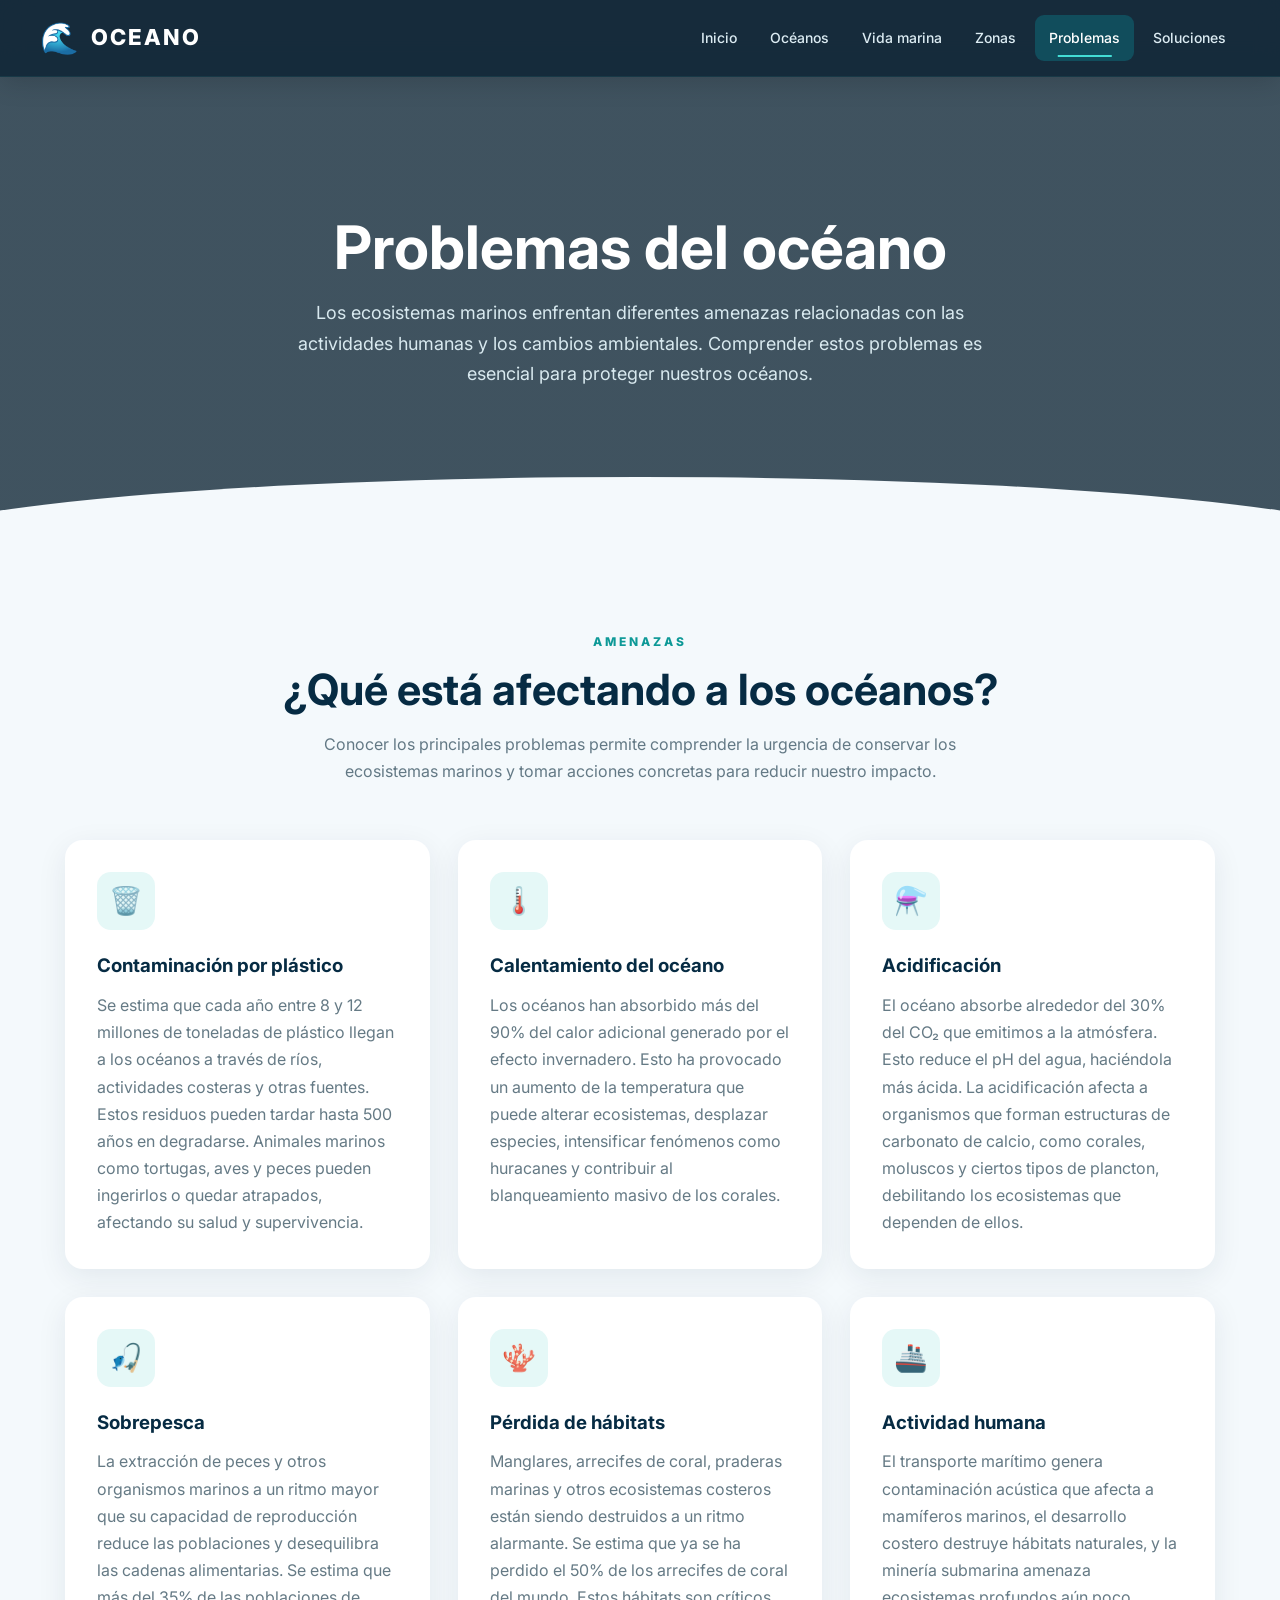
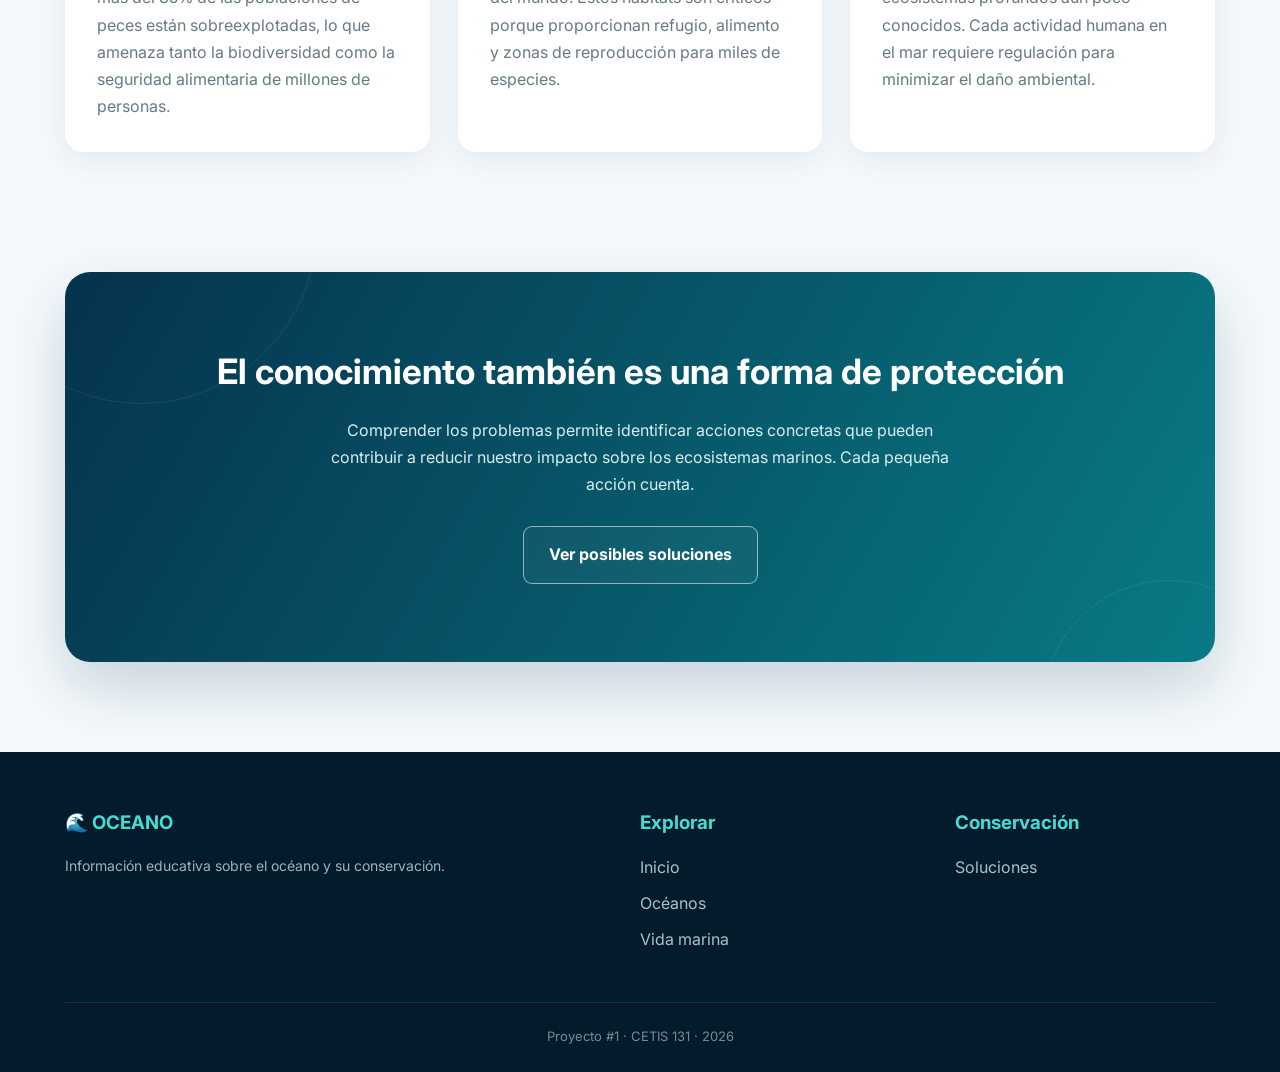
<file: OCEANO/problemas.html>
<!DOCTYPE html>
<html lang="es">

<head>

    <meta charset="UTF-8">
    <meta name="viewport" content="width=device-width, initial-scale=1.0">

    <title>Problemas del océano | OCEANO</title>

    <link rel="stylesheet" href="css/style.css">

    <style>
        /* Fondo de basura/plástico en el océano para el banner de Problemas */
        body .banner {
            background: linear-gradient(rgba(3, 27, 43, 0.75), rgba(3, 27, 43, 0.75)), 
                        url('https://images.unsplash.com/photo-1621451537084-482c73073a0f?auto=format&fit=crop&w=1920&q=80') no-repeat center center / cover !important;
        }
    </style>

</head>

<body>

<header>

    <nav>

        <a href="index.html" class="logo">
            <span>🌊</span>
            OCEANO
        </a>

        <ul>
            <li><a href="index.html">Inicio</a></li>
            <li><a href="oceanos.html">Océanos</a></li>
            <li><a href="vida-marina.html">Vida marina</a></li>
            <li><a href="zonas.html">Zonas</a></li>
            <li><a href="problemas.html" class="activo">Problemas</a></li>
            <li><a href="soluciones.html">Soluciones</a></li>
        </ul>

    </nav>

</header>


<section class="banner">

    <div class="banner-contenido">

        <h1>Problemas del océano</h1>

        <p>
            Los ecosistemas marinos enfrentan diferentes amenazas relacionadas
            con las actividades humanas y los cambios ambientales. Comprender
            estos problemas es esencial para proteger nuestros océanos.
        </p>

    </div>

</section>


<section class="seccion">

    <div class="encabezado">

        <span class="mini">AMENAZAS</span>

        <h2>¿Qué está afectando a los océanos?</h2>

        <p>
            Conocer los principales problemas permite comprender
            la urgencia de conservar los ecosistemas marinos y tomar
            acciones concretas para reducir nuestro impacto.
        </p>

    </div>


    <div class="tarjetas">


        <article class="problema aparecer">

            <div class="problema-icono">🗑️</div>

            <h3>Contaminación por plástico</h3>

            <p>
                Se estima que cada año entre 8 y 12 millones de toneladas de
                plástico llegan a los océanos a través de ríos, actividades
                costeras y otras fuentes. Estos residuos pueden tardar hasta
                500 años en degradarse. Animales marinos como tortugas, aves
                y peces pueden ingerirlos o quedar atrapados, afectando su
                salud y supervivencia.
            </p>

        </article>


        <article class="problema aparecer">

            <div class="problema-icono">🌡️</div>

            <h3>Calentamiento del océano</h3>

            <p>
                Los océanos han absorbido más del 90% del calor adicional
                generado por el efecto invernadero. Esto ha provocado un
                aumento de la temperatura que puede alterar ecosistemas,
                desplazar especies, intensificar fenómenos como huracanes
                y contribuir al blanqueamiento masivo de los corales.
            </p>

        </article>


        <article class="problema aparecer">

            <div class="problema-icono">⚗️</div>

            <h3>Acidificación</h3>

            <p>
                El océano absorbe alrededor del 30% del CO₂ que emitimos
                a la atmósfera. Esto reduce el pH del agua, haciéndola más
                ácida. La acidificación afecta a organismos que forman
                estructuras de carbonato de calcio, como corales, moluscos
                y ciertos tipos de plancton, debilitando los ecosistemas
                que dependen de ellos.
            </p>

        </article>


        <article class="problema aparecer">

            <div class="problema-icono">🎣</div>

            <h3>Sobrepesca</h3>

            <p>
                La extracción de peces y otros organismos marinos a un ritmo
                mayor que su capacidad de reproducción reduce las poblaciones
                y desequilibra las cadenas alimentarias. Se estima que más del
                35% de las poblaciones de peces están sobreexplotadas, lo que
                amenaza tanto la biodiversidad como la seguridad alimentaria
                de millones de personas.
            </p>

        </article>


        <article class="problema aparecer">

            <div class="problema-icono">🪸</div>

            <h3>Pérdida de hábitats</h3>

            <p>
                Manglares, arrecifes de coral, praderas marinas y otros
                ecosistemas costeros están siendo destruidos a un ritmo
                alarmante. Se estima que ya se ha perdido el 50% de los
                arrecifes de coral del mundo. Estos hábitats son críticos
                porque proporcionan refugio, alimento y zonas de reproducción
                para miles de especies.
            </p>

        </article>


        <article class="problema aparecer">

            <div class="problema-icono">🚢</div>

            <h3>Actividad humana</h3>

            <p>
                El transporte marítimo genera contaminación acústica que
                afecta a mamíferos marinos, el desarrollo costero destruye
                hábitats naturales, y la minería submarina amenaza ecosistemas
                profundos aún poco conocidos. Cada actividad humana en el mar
                requiere regulación para minimizar el daño ambiental.
            </p>

        </article>

    </div>

</section>


<div class="cta">

    <h2>El conocimiento también es una forma de protección</h2>

    <p>
        Comprender los problemas permite identificar acciones concretas
        que pueden contribuir a reducir nuestro impacto sobre los ecosistemas
        marinos. Cada pequeña acción cuenta.
    </p>

    <a href="soluciones.html" class="boton boton-secundario">
        Ver posibles soluciones
    </a>

</div>


<footer>

    <div class="footer-contenido">

        <div class="footer-col">

            <h3>🌊 OCEANO</h3>

            <p>
                Información educativa sobre el océano y su conservación.
            </p>

        </div>

        <div class="footer-col">

            <h3>Explorar</h3>

            <ul>
                <li><a href="index.html">Inicio</a></li>
                <li><a href="oceanos.html">Océanos</a></li>
                <li><a href="vida-marina.html">Vida marina</a></li>
            </ul>

        </div>

        <div class="footer-col">

            <h3>Conservación</h3>

            <ul>
                <li><a href="soluciones.html">Soluciones</a></li>
            </ul>

        </div>

    </div>

    <div class="copyright">
        Proyecto #1 · CETIS 131 · 2026
    </div>

</footer>


<script src="js/script.js"></script>

</body>
</html>
</file>
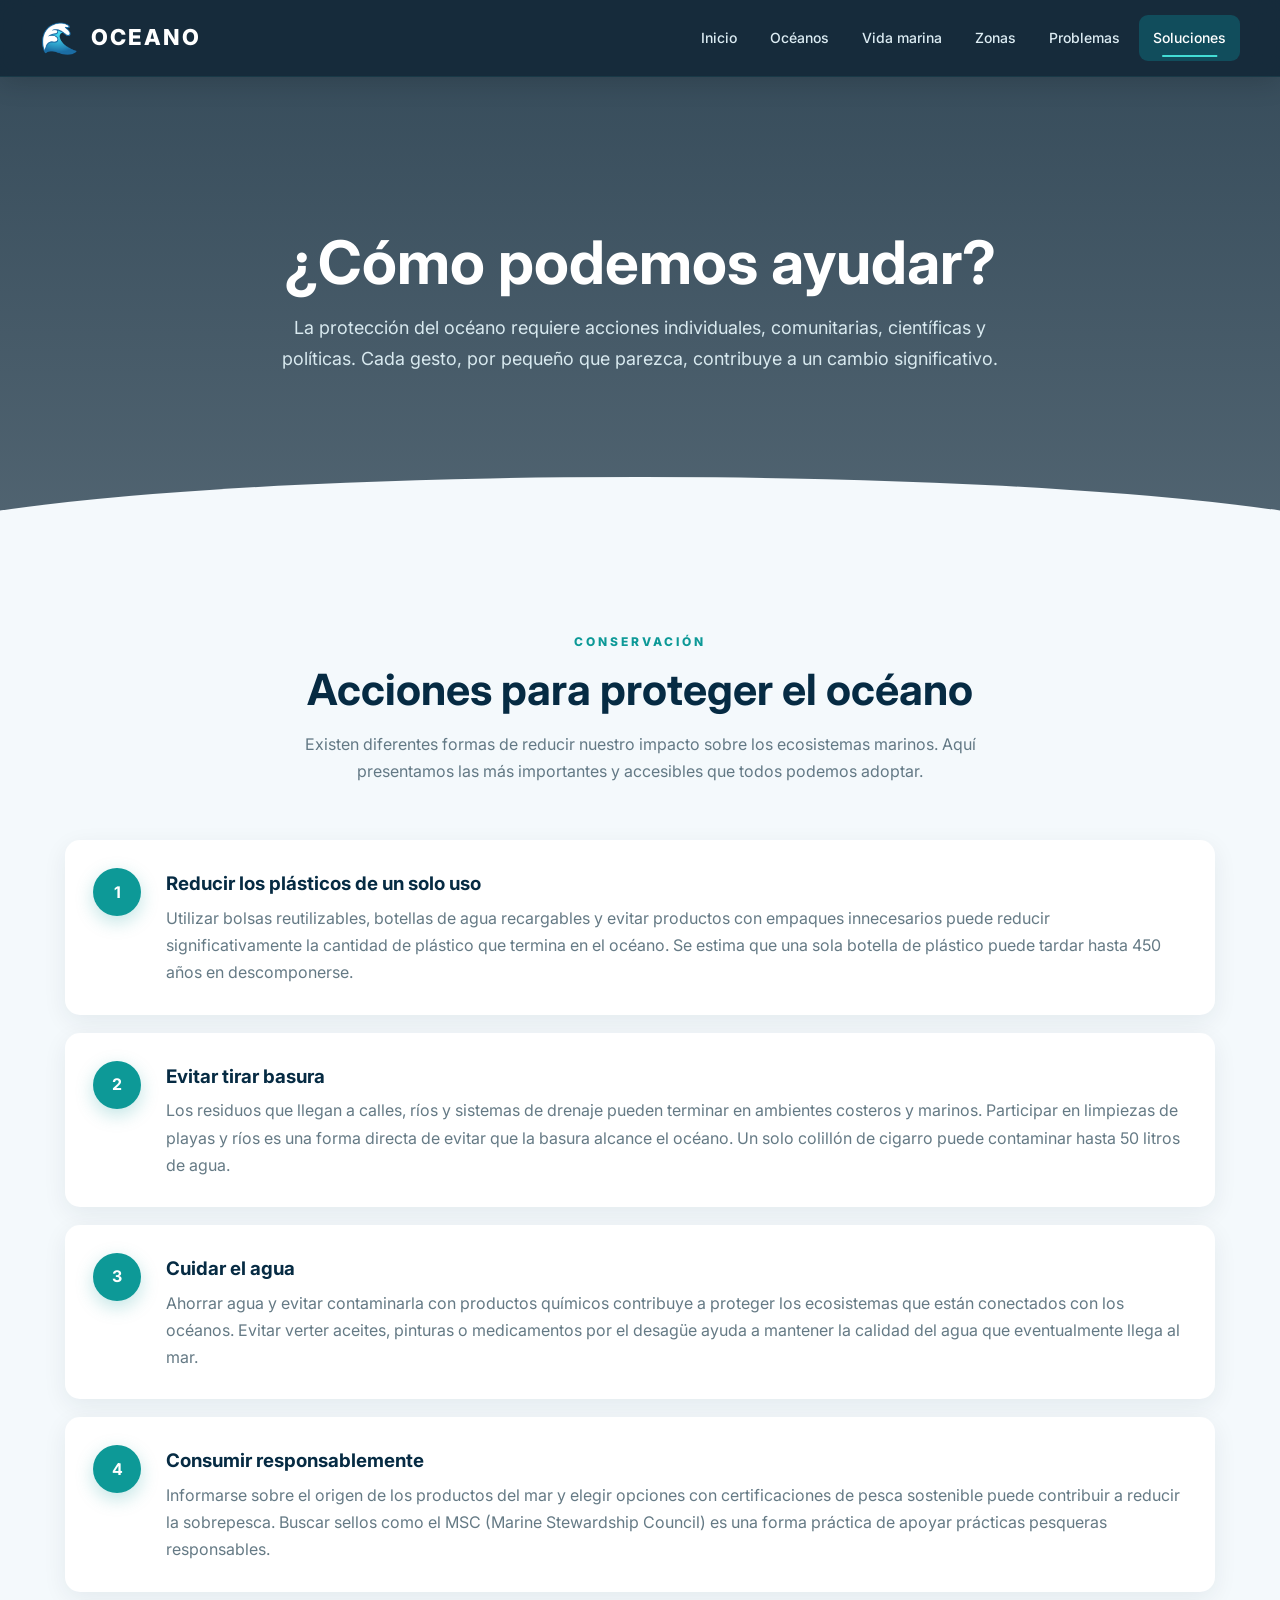
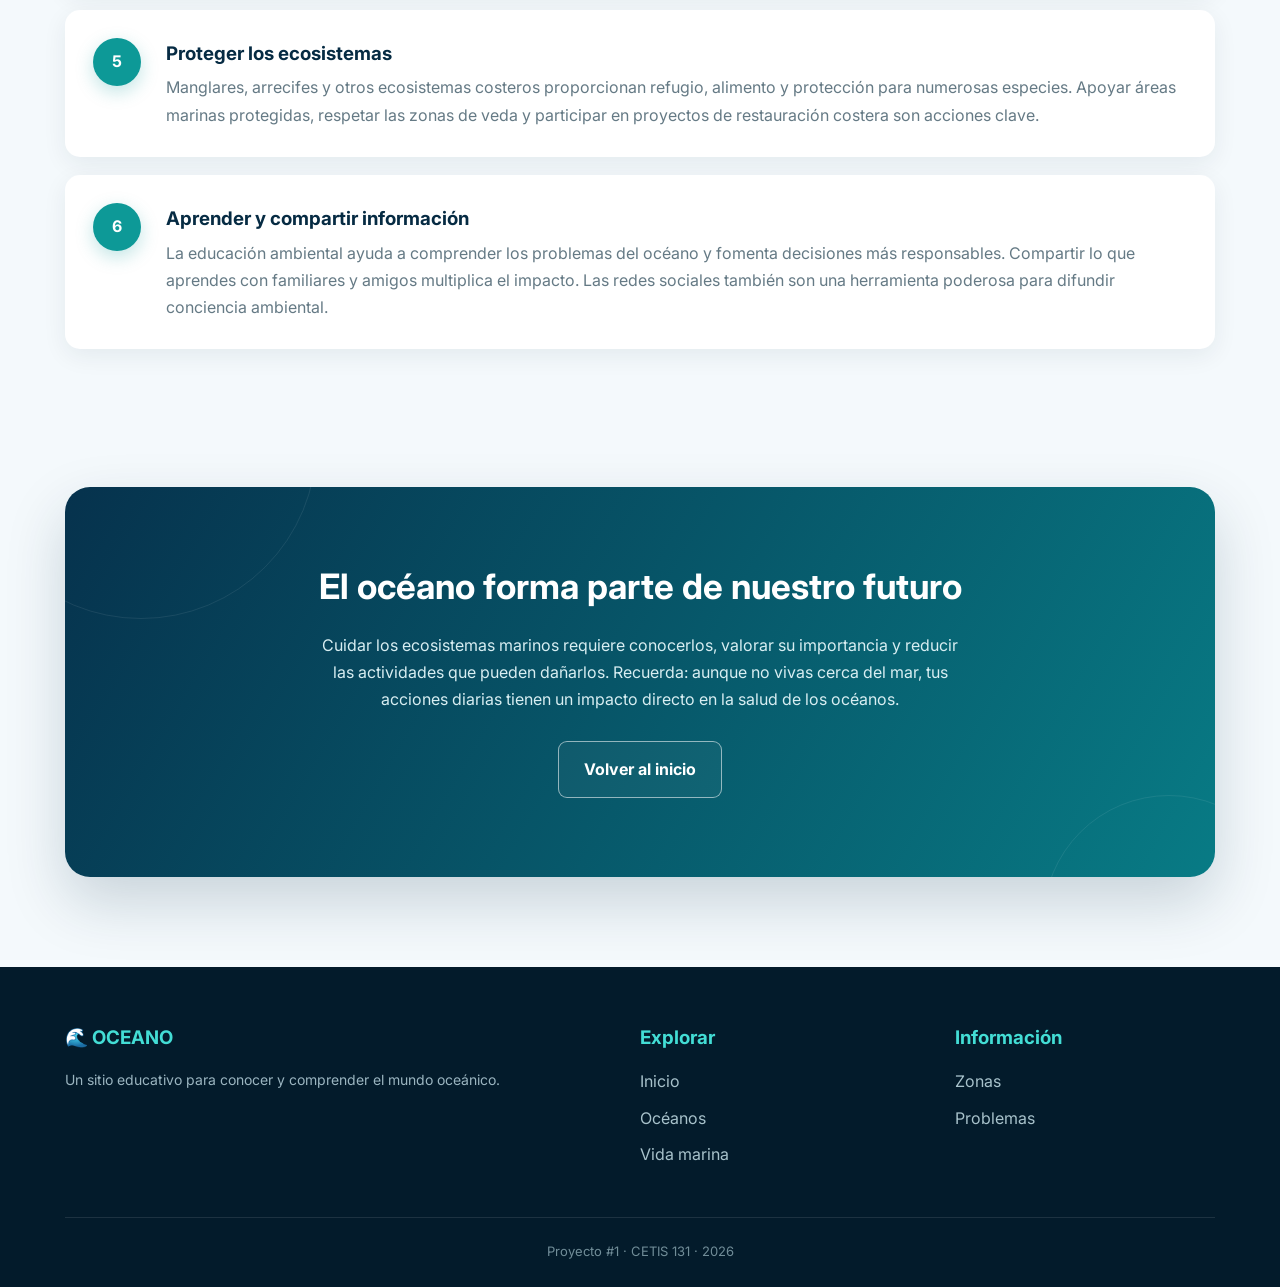
<file: OCEANO/soluciones.html>
<!DOCTYPE html>
<html lang="es">

<head>

    <meta charset="UTF-8">
    <meta name="viewport" content="width=device-width, initial-scale=1.0">

    <title>Soluciones | OCEANO</title>

    <link rel="stylesheet" href="css/style.css">

</head>

<body>

<header>

    <nav>

        <a href="index.html" class="logo">
            <span>🌊</span>
            OCEANO
        </a>

        <ul>
            <li><a href="index.html">Inicio</a></li>
            <li><a href="oceanos.html">Océanos</a></li>
            <li><a href="vida-marina.html">Vida marina</a></li>
            <li><a href="zonas.html">Zonas</a></li>
            <li><a href="problemas.html">Problemas</a></li>
            <li><a href="soluciones.html" class="activo">Soluciones</a></li>
        </ul>

    </nav>

</header>


<section class="banner">

    <div class="banner-contenido">

        <h1>¿Cómo podemos ayudar?</h1>

        <p>
            La protección del océano requiere acciones individuales,
            comunitarias, científicas y políticas. Cada gesto, por
            pequeño que parezca, contribuye a un cambio significativo.
        </p>

    </div>

</section>


<section class="seccion">

    <div class="encabezado">

        <span class="mini">CONSERVACIÓN</span>

        <h2>Acciones para proteger el océano</h2>

        <p>
            Existen diferentes formas de reducir nuestro impacto sobre
            los ecosistemas marinos. Aquí presentamos las más importantes
            y accesibles que todos podemos adoptar.
        </p>

    </div>


    <div>


        <article class="solucion aparecer">

            <div class="solucion-numero">1</div>

            <div>

                <h3>Reducir los plásticos de un solo uso</h3>

                <p>
                    Utilizar bolsas reutilizables, botellas de agua recargables
                    y evitar productos con empaques innecesarios puede reducir
                    significativamente la cantidad de plástico que termina en
                    el océano. Se estima que una sola botella de plástico puede
                    tardar hasta 450 años en descomponerse.
                </p>

            </div>

        </article>


        <article class="solucion aparecer">

            <div class="solucion-numero">2</div>

            <div>

                <h3>Evitar tirar basura</h3>

                <p>
                    Los residuos que llegan a calles, ríos y sistemas
                    de drenaje pueden terminar en ambientes costeros
                    y marinos. Participar en limpiezas de playas y ríos
                    es una forma directa de evitar que la basura alcance
                    el océano. Un solo colillón de cigarro puede contaminar
                    hasta 50 litros de agua.
                </p>

            </div>

        </article>


        <article class="solucion aparecer">

            <div class="solucion-numero">3</div>

            <div>

                <h3>Cuidar el agua</h3>

                <p>
                    Ahorrar agua y evitar contaminarla con productos químicos
                    contribuye a proteger los ecosistemas que están conectados
                    con los océanos. Evitar verter aceites, pinturas o
                    medicamentos por el desagüe ayuda a mantener la calidad
                    del agua que eventualmente llega al mar.
                </p>

            </div>

        </article>


        <article class="solucion aparecer">

            <div class="solucion-numero">4</div>

            <div>

                <h3>Consumir responsablemente</h3>

                <p>
                    Informarse sobre el origen de los productos del mar
                    y elegir opciones con certificaciones de pesca sostenible
                    puede contribuir a reducir la sobrepesca. Buscar sellos
                    como el MSC (Marine Stewardship Council) es una forma
                    práctica de apoyar prácticas pesqueras responsables.
                </p>

            </div>

        </article>


        <article class="solucion aparecer">

            <div class="solucion-numero">5</div>

            <div>

                <h3>Proteger los ecosistemas</h3>

                <p>
                    Manglares, arrecifes y otros ecosistemas costeros
                    proporcionan refugio, alimento y protección para
                    numerosas especies. Apoyar áreas marinas protegidas,
                    respetar las zonas de veda y participar en proyectos
                    de restauración costera son acciones clave.
                </p>

            </div>

        </article>


        <article class="solucion aparecer">

            <div class="solucion-numero">6</div>

            <div>

                <h3>Aprender y compartir información</h3>

                <p>
                    La educación ambiental ayuda a comprender los problemas
                    del océano y fomenta decisiones más responsables. Compartir
                    lo que aprendes con familiares y amigos multiplica el
                    impacto. Las redes sociales también son una herramienta
                    poderosa para difundir conciencia ambiental.
                </p>

            </div>

        </article>


    </div>

</section>


<div class="cta">

    <h2>El océano forma parte de nuestro futuro</h2>

    <p>
        Cuidar los ecosistemas marinos requiere conocerlos, valorar su
        importancia y reducir las actividades que pueden dañarlos.
        Recuerda: aunque no vivas cerca del mar, tus acciones diarias
        tienen un impacto directo en la salud de los océanos.
    </p>

    <a href="index.html" class="boton boton-secundario">
        Volver al inicio
    </a>

</div>


<footer>

    <div class="footer-contenido">

        <div class="footer-col">

            <h3>🌊 OCEANO</h3>

            <p>
                Un sitio educativo para conocer y comprender
                el mundo oceánico.
            </p>

        </div>

        <div class="footer-col">

            <h3>Explorar</h3>

            <ul>
                <li><a href="index.html">Inicio</a></li>
                <li><a href="oceanos.html">Océanos</a></li>
                <li><a href="vida-marina.html">Vida marina</a></li>
            </ul>

        </div>

        <div class="footer-col">

            <h3>Información</h3>

            <ul>
                <li><a href="zonas.html">Zonas</a></li>
                <li><a href="problemas.html">Problemas</a></li>
            </ul>

        </div>

    </div>

    <div class="copyright">
        Proyecto #1 · CETIS 131 · 2026
    </div>

</footer>


<script src="js/script.js"></script>

</body>
</html>
</file>
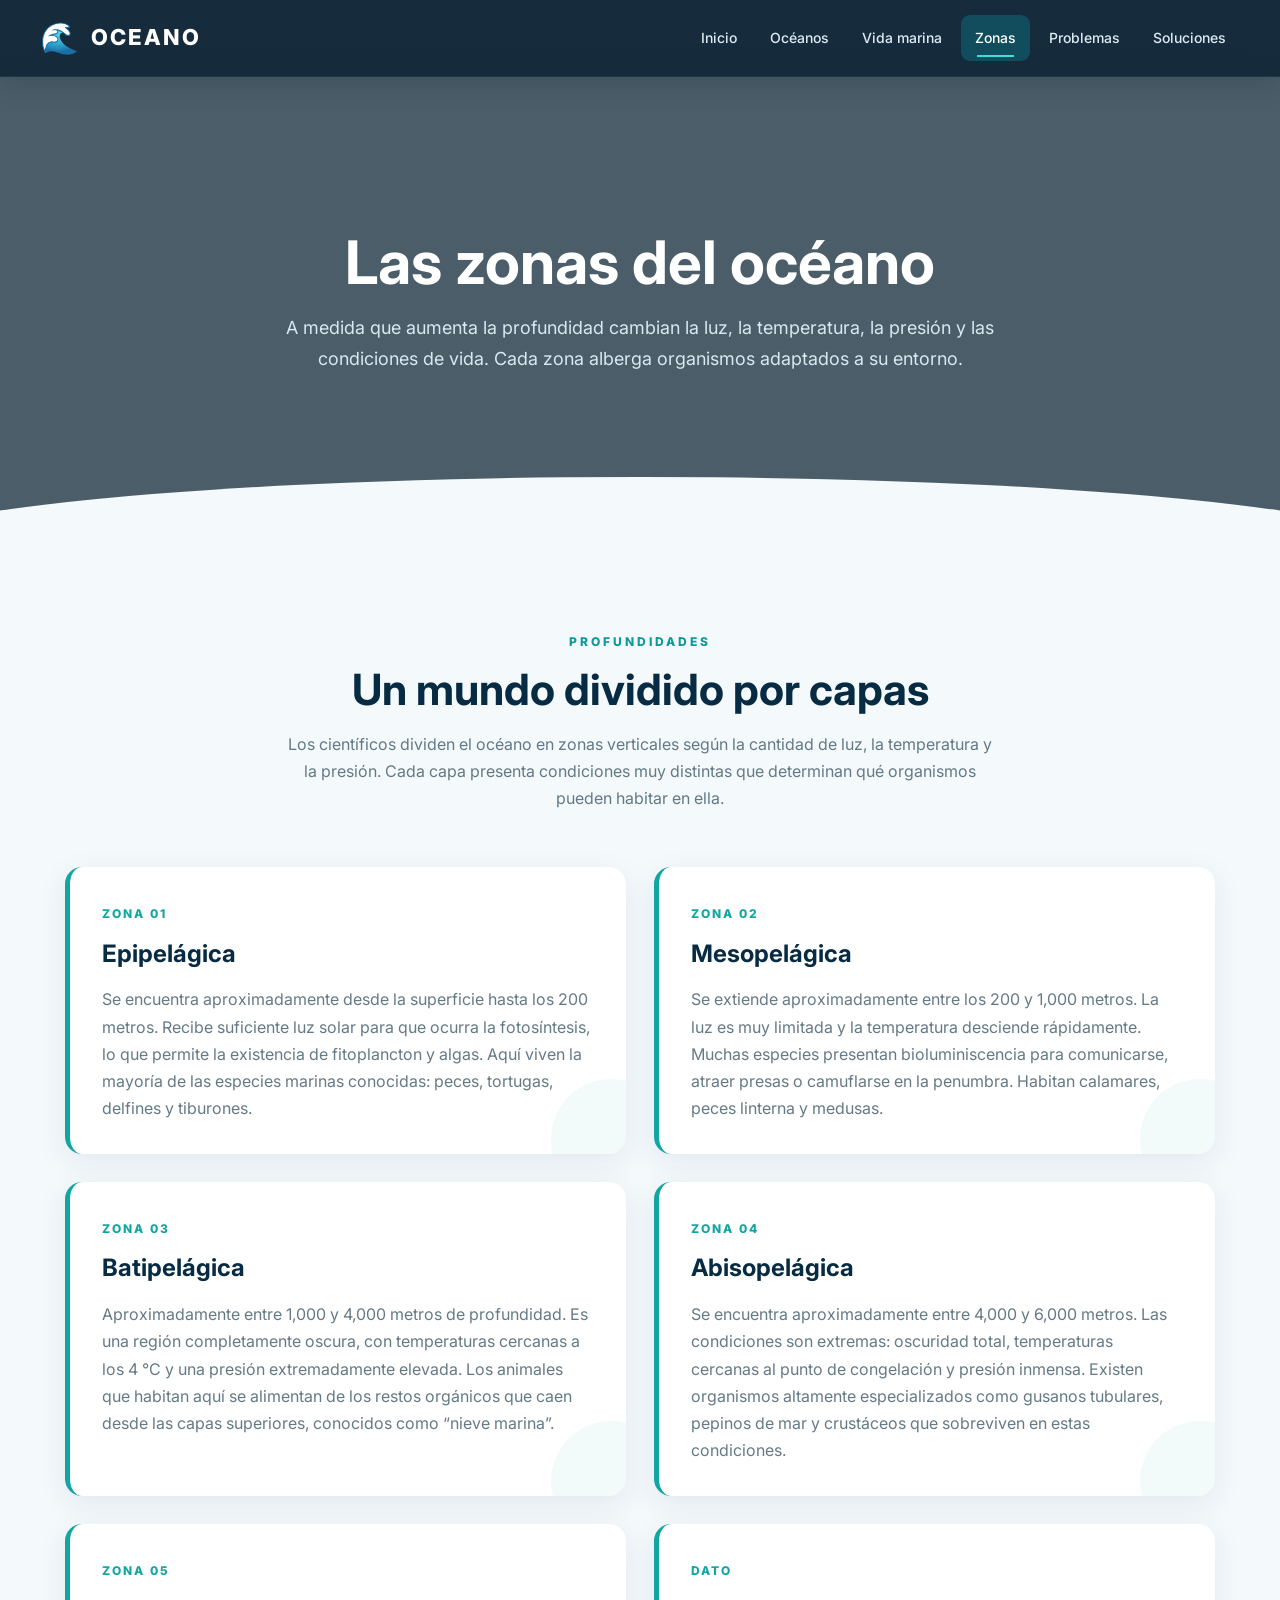
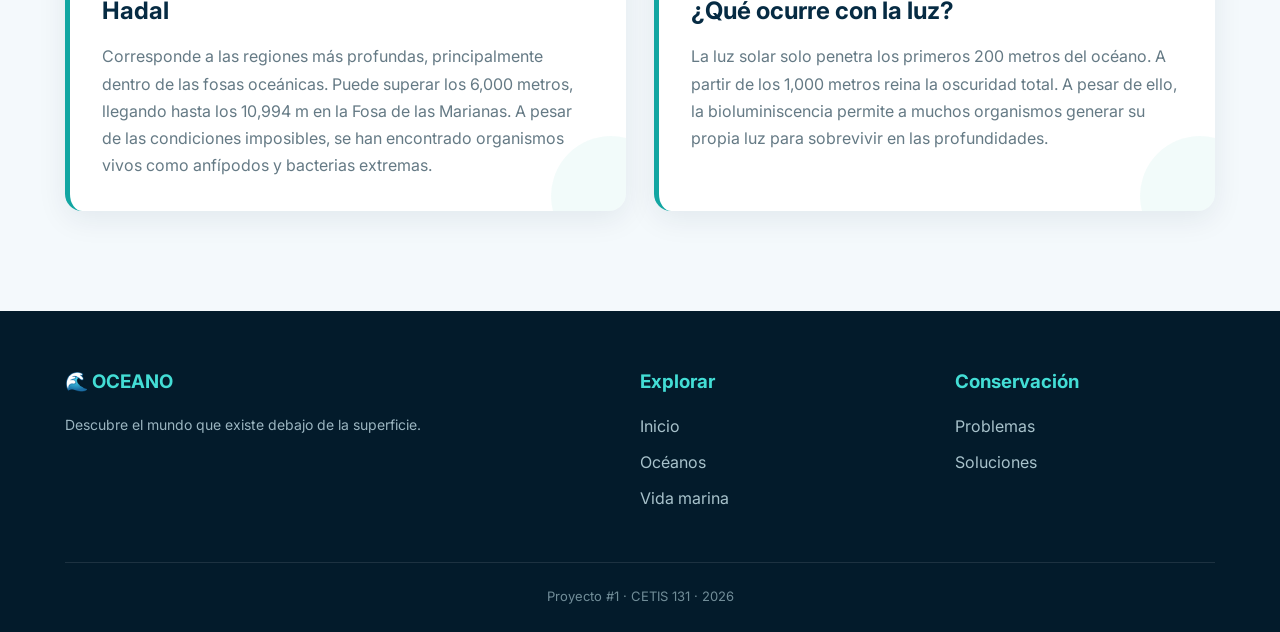
<file: OCEANO/zonas.html>
<!DOCTYPE html>
<html lang="es">

<head>

    <meta charset="UTF-8">
    <meta name="viewport" content="width=device-width, initial-scale=1.0">

    <title>Zonas del océano | OCEANO</title>

    <link rel="stylesheet" href="css/style.css">

    <style>
        /* Fondo de las profundidades marinas en el banner */
        body .banner {
            background: linear-gradient(rgba(3, 27, 43, 0.7), rgba(3, 27, 43, 0.7)), 
                        url('https://images.pexels.com/photos/1001682/pexels-photo-1001682.jpeg?auto=compress&cs=tinysrgb&w=1920') no-repeat center center / cover !important;
        }
    </style>

</head>

<body>

<header>

    <nav>

        <a href="index.html" class="logo">
            <span>🌊</span>
            OCEANO
        </a>

        <ul>
            <li><a href="index.html">Inicio</a></li>
            <li><a href="oceanos.html">Océanos</a></li>
            <li><a href="vida-marina.html">Vida marina</a></li>
            <li><a href="zonas.html" class="activo">Zonas</a></li>
            <li><a href="problemas.html">Problemas</a></li>
            <li><a href="soluciones.html">Soluciones</a></li>
        </ul>

    </nav>

</header>


<section class="banner">

    <div class="banner-contenido">

        <h1>Las zonas del océano</h1>

        <p>
            A medida que aumenta la profundidad cambian la luz,
            la temperatura, la presión y las condiciones de vida.
            Cada zona alberga organismos adaptados a su entorno.
        </p>

    </div>

</section>


<section class="seccion">

    <div class="encabezado">

        <span class="mini">PROFUNDIDADES</span>

        <h2>Un mundo dividido por capas</h2>

        <p>
            Los científicos dividen el océano en zonas verticales según
            la cantidad de luz, la temperatura y la presión. Cada capa
            presenta condiciones muy distintas que determinan qué
            organismos pueden habitar en ella.
        </p>

    </div>


    <div class="zonas">

        <article class="zona aparecer">

            <span class="zona-numero">ZONA 01</span>

            <h3>Epipelágica</h3>

            <p>
                Se encuentra aproximadamente desde la superficie hasta los
                200 metros. Recibe suficiente luz solar para que ocurra
                la fotosíntesis, lo que permite la existencia de fitoplancton
                y algas. Aquí viven la mayoría de las especies marinas
                conocidas: peces, tortugas, delfines y tiburones.
            </p>

        </article>


        <article class="zona aparecer">

            <span class="zona-numero">ZONA 02</span>

            <h3>Mesopelágica</h3>

            <p>
                Se extiende aproximadamente entre los 200 y 1,000 metros.
                La luz es muy limitada y la temperatura desciende rápidamente.
                Muchas especies presentan bioluminiscencia para comunicarse,
                atraer presas o camuflarse en la penumbra. Habitan calamares,
                peces linterna y medusas.
            </p>

        </article>


        <article class="zona aparecer">

            <span class="zona-numero">ZONA 03</span>

            <h3>Batipelágica</h3>

            <p>
                Aproximadamente entre 1,000 y 4,000 metros de profundidad.
                Es una región completamente oscura, con temperaturas cercanas
                a los 4 °C y una presión extremadamente elevada. Los animales
                que habitan aquí se alimentan de los restos orgánicos que caen
                desde las capas superiores, conocidos como “nieve marina”.
            </p>

        </article>


        <article class="zona aparecer">

            <span class="zona-numero">ZONA 04</span>

            <h3>Abisopelágica</h3>

            <p>
                Se encuentra aproximadamente entre 4,000 y 6,000 metros.
                Las condiciones son extremas: oscuridad total, temperaturas
                cercanas al punto de congelación y presión inmensa. Existen
                organismos altamente especializados como gusanos tubulares,
                pepinos de mar y crustáceos que sobreviven en estas condiciones.
            </p>

        </article>


        <article class="zona aparecer">

            <span class="zona-numero">ZONA 05</span>

            <h3>Hadal</h3>

            <p>
                Corresponde a las regiones más profundas, principalmente
                dentro de las fosas oceánicas. Puede superar los 6,000
                metros, llegando hasta los 10,994 m en la Fosa de las Marianas.
                A pesar de las condiciones imposibles, se han encontrado
                organismos vivos como anfípodos y bacterias extremas.
            </p>

        </article>


        <article class="zona aparecer">

            <span class="zona-numero">DATO</span>

            <h3>¿Qué ocurre con la luz?</h3>

            <p>
                La luz solar solo penetra los primeros 200 metros del océano.
                A partir de los 1,000 metros reina la oscuridad total. A pesar
                de ello, la bioluminiscencia permite a muchos organismos generar
                su propia luz para sobrevivir en las profundidades.
            </p>

        </article>

    </div>

</section>


<footer>

    <div class="footer-contenido">

        <div class="footer-col">

            <h3>🌊 OCEANO</h3>

            <p>
                Descubre el mundo que existe debajo de la superficie.
            </p>

        </div>

        <div class="footer-col">

            <h3>Explorar</h3>

            <ul>
                <li><a href="index.html">Inicio</a></li>
                <li><a href="oceanos.html">Océanos</a></li>
                <li><a href="vida-marina.html">Vida marina</a></li>
            </ul>

        </div>

        <div class="footer-col">

            <h3>Conservación</h3>

            <ul>
                <li><a href="problemas.html">Problemas</a></li>
                <li><a href="soluciones.html">Soluciones</a></li>
            </ul>

        </div>

    </div>

    <div class="copyright">
        Proyecto #1 · CETIS 131 · 2026
    </div>

</footer>


<script src="js/script.js"></script>

</body>
</html>
</file>
<file: OCEANO/css/style.css>
/* =========================================
   OCEANO - DISEÑO PRINCIPAL
   ========================================= */

@import url('https://fonts.googleapis.com/css2?family=Inter:wght@400;500;600;700;800&display=swap');

* {
    margin: 0;
    padding: 0;
    box-sizing: border-box;
}

html {
    scroll-behavior: smooth;
}

body {
    font-family: 'Inter', Arial, sans-serif;
    background: #f4f9fc;
    color: #172b3a;
    line-height: 1.7;
    overflow-x: hidden;
}

/* =========================================
   PANTALLA DE CARGA
   ========================================= */

body::before {
    content: "";
    position: fixed;
    inset: 0;
    background: #031b2b;
    z-index: 9999;
    animation: desaparecerCarga 1.2s ease forwards;
    pointer-events: none;
}

@keyframes desaparecerCarga {
    0% {
        opacity: 1;
    }

    70% {
        opacity: 1;
    }

    100% {
        opacity: 0;
        visibility: hidden;
    }
}

/* =========================================
   MENÚ
   ========================================= */

header {
    width: 100%;
    background: rgba(3, 25, 43, 0.92);
    backdrop-filter: blur(15px);
    -webkit-backdrop-filter: blur(15px);

    position: sticky;
    top: 0;
    z-index: 1000;

    border-bottom: 1px solid rgba(67, 221, 213, 0.08);

    box-shadow:
        0 5px 25px rgba(0, 0, 0, 0.15);

    animation: menuEntrada 0.8s ease;
}

@keyframes menuEntrada {
    from {
        transform: translateY(-100%);
        opacity: 0;
    }

    to {
        transform: translateY(0);
        opacity: 1;
    }
}

nav {
    max-width: 1250px;
    min-height: 76px;
    margin: auto;
    padding: 0 25px;

    display: flex;
    align-items: center;
    justify-content: space-between;
}

.logo {
    display: flex;
    align-items: center;
    gap: 10px;

    color: white;
    text-decoration: none;

    font-size: 22px;
    font-weight: 800;
    letter-spacing: 2px;

    transition: 0.3s;
}

.logo span {
    color: #43ddd5;
    font-size: 31px;

    display: inline-block;

    animation: olaLogo 3s ease-in-out infinite;
}

@keyframes olaLogo {
    0%, 100% {
        transform: translateY(0) rotate(0);
    }

    50% {
        transform: translateY(-4px) rotate(-5deg);
    }
}

.logo:hover {
    transform: scale(1.04);
}

nav ul {
    display: flex;
    align-items: center;
    gap: 5px;
    list-style: none;
}

nav ul li a {
    position: relative;

    display: block;

    color: #dcecf3;
    text-decoration: none;

    padding: 11px 14px;
    border-radius: 9px;

    font-size: 14px;
    font-weight: 500;

    transition:
        color 0.3s,
        background 0.3s,
        transform 0.3s;
}

nav ul li a::after {
    content: "";

    position: absolute;
    left: 50%;
    bottom: 4px;

    width: 0;
    height: 2px;

    background: #43ddd5;

    transform: translateX(-50%);

    transition: 0.3s;
}

nav ul li a:hover {
    color: white;
    background: rgba(67, 221, 213, 0.08);
    transform: translateY(-2px);
}

nav ul li a:hover::after,
nav ul li a.activo::after {
    width: 55%;
}

nav ul li a.activo {
    background: rgba(13, 117, 133, 0.45);
    color: white;
}

/* =========================================
   HERO
   ========================================= */

.hero {
    min-height: 720px;

    position: relative;
    overflow: hidden;

    background:
        linear-gradient(
            90deg,
            rgba(2, 22, 38, 0.92),
            rgba(2, 45, 65, 0.55),
            rgba(0, 0, 0, 0.15)
        ),
        url("https://images.unsplash.com/photo-1507525428034-b723cf961d3e?auto=format&fit=crop&w=2200&q=90");

    background-size: cover;
    background-position: center;

    display: flex;
    align-items: center;

    animation: fondoHero 18s ease-in-out infinite alternate;
}

@keyframes fondoHero {
    from {
        background-size: 100%;
    }

    to {
        background-size: 108%;
    }
}

.hero::before {
    content: "";

    position: absolute;
    inset: 0;

    background:
        radial-gradient(
            circle at 70% 40%,
            rgba(67, 221, 213, 0.18),
            transparent 30%
        );

    animation: brilloHero 5s ease-in-out infinite alternate;
}

@keyframes brilloHero {
    from {
        opacity: 0.4;
        transform: scale(1);
    }

    to {
        opacity: 1;
        transform: scale(1.2);
    }
}

.hero::after {
    content: "";

    position: absolute;

    left: -5%;
    bottom: -100px;

    width: 110%;
    height: 180px;

    background: #f4f9fc;

    border-radius: 50% 50% 0 0;

    animation: movimientoOla 6s ease-in-out infinite alternate;
}

@keyframes movimientoOla {
    from {
        transform: translateX(-2%) rotate(-1deg);
    }

    to {
        transform: translateX(2%) rotate(1deg);
    }
}

.hero-contenido {
    width: 1250px;
    max-width: 90%;
    margin: auto;

    position: relative;
    z-index: 2;

    color: white;

    animation: contenidoHero 1.2s ease;
}

@keyframes contenidoHero {
    from {
        opacity: 0;
        transform: translateY(50px);
    }

    to {
        opacity: 1;
        transform: translateY(0);
    }
}

.etiqueta {
    display: inline-block;

    padding: 8px 16px;

    background: rgba(67, 221, 213, 0.12);
    border: 1px solid rgba(67, 221, 213, 0.5);

    color: #69eee8;

    border-radius: 50px;

    margin-bottom: 22px;

    font-size: 13px;
    font-weight: 600;
    letter-spacing: 1px;

    animation: etiquetaEntrada 1s ease 0.3s both;
}

@keyframes etiquetaEntrada {
    from {
        opacity: 0;
        transform: translateY(20px);
    }

    to {
        opacity: 1;
        transform: translateY(0);
    }
}

.hero h1 {
    max-width: 800px;

    font-size: clamp(45px, 6vw, 76px);

    line-height: 1.03;

    margin-bottom: 25px;

    letter-spacing: -2px;
}

.hero h1 span {
    color: #43ddd5;

    display: inline-block;

    animation: textoBrillo 3s ease-in-out infinite alternate;
}

@keyframes textoBrillo {
    from {
        text-shadow: 0 0 0 rgba(67, 221, 213, 0);
    }

    to {
        text-shadow: 0 0 25px rgba(67, 221, 213, 0.35);
    }
}

.hero p {
    max-width: 650px;

    font-size: 18px;

    color: #dcecf3;

    margin-bottom: 35px;
}

.botones {
    display: flex;
    gap: 15px;
    flex-wrap: wrap;
}

.boton {
    position: relative;
    overflow: hidden;

    display: inline-block;

    padding: 14px 25px;

    border-radius: 9px;

    text-decoration: none;

    font-weight: 700;

    transition:
        transform 0.3s,
        box-shadow 0.3s,
        background 0.3s;
}

.boton::before {
    content: "";

    position: absolute;

    top: 0;
    left: -100%;

    width: 60%;
    height: 100%;

    background: linear-gradient(
        90deg,
        transparent,
        rgba(255,255,255,0.35),
        transparent
    );

    transform: skewX(-20deg);

    transition: 0.6s;
}

.boton:hover::before {
    left: 140%;
}

.boton-principal {
    background: #12a6a2;
    color: white;

    box-shadow:
        0 8px 25px rgba(18, 166, 162, 0.25);
}

.boton-principal:hover {
    background: #43ddd5;
    color: #062333;

    transform: translateY(-4px);

    box-shadow:
        0 15px 35px rgba(18, 166, 162, 0.35);
}

.boton-secundario {
    border: 1px solid rgba(255,255,255,0.55);
    color: white;

    background: rgba(255,255,255,0.04);
}

.boton-secundario:hover {
    background: white;
    color: #062333;

    transform: translateY(-4px);
}

/* =========================================
   SECCIONES
   ========================================= */

.seccion {
    max-width: 1200px;
    margin: auto;
    padding: 100px 25px;
}

.encabezado {
    max-width: 720px;

    margin: 0 auto 55px;

    text-align: center;
}

.encabezado .mini {
    color: #0d9997;

    font-size: 12px;
    font-weight: 800;

    text-transform: uppercase;
    letter-spacing: 3px;
}

.encabezado h2 {
    font-size: clamp(30px, 4vw, 43px);

    color: #062b43;

    margin: 10px 0 15px;

    line-height: 1.2;
}

.encabezado p {
    color: #637985;
}

/* =========================================
   ESTADÍSTICAS
   ========================================= */

.estadisticas {
    position: relative;
    overflow: hidden;

    background:
        linear-gradient(120deg, #041f33, #063d55);

    color: white;
}

.estadisticas::before {
    content: "";

    position: absolute;

    width: 500px;
    height: 500px;

    border-radius: 50%;

    background: rgba(67, 221, 213, 0.05);

    top: -300px;
    left: -100px;

    animation: circulo 10s linear infinite;
}

@keyframes circulo {
    from {
        transform: rotate(0deg) translateX(20px);
    }

    to {
        transform: rotate(360deg) translateX(20px);
    }
}

.estadisticas-contenedor {
    max-width: 1100px;

    margin: auto;
    padding: 60px 25px;

    display: grid;
    grid-template-columns: repeat(4, 1fr);

    gap: 25px;

    position: relative;
    z-index: 2;
}

.estadistica {
    text-align: center;

    padding: 10px;

    border-right: 1px solid rgba(255,255,255,0.13);

    transition: 0.3s;
}

.estadistica:hover {
    transform: translateY(-8px);
}

.estadistica:last-child {
    border-right: none;
}

.estadistica strong {
    display: block;

    font-size: 39px;

    color: #43ddd5;

    margin-bottom: 5px;
}

.estadistica span {
    color: #bdd5df;

    font-size: 13px;
}

/* =========================================
   DOS COLUMNAS
   ========================================= */

.dos-columnas {
    display: grid;

    grid-template-columns: 1fr 1fr;

    gap: 65px;

    align-items: center;
}

.imagen-grande {
    width: 100%;
    height: 460px;

    object-fit: cover;

    border-radius: 20px;

    box-shadow:
        0 25px 60px rgba(5, 40, 60, 0.16);

    transition:
        transform 0.6s,
        box-shadow 0.6s;
}

.imagen-grande:hover {
    transform: scale(1.025);

    box-shadow:
        0 35px 75px rgba(5, 40, 60, 0.22);
}

.texto h3 {
    color: #062b43;

    font-size: 30px;

    margin-bottom: 18px;
}

.texto p {
    color: #607682;

    margin-bottom: 18px;
}

.lista-check {
    list-style: none;

    margin-top: 25px;
}

.lista-check li {
    margin: 14px 0;

    color: #3f5966;

    transition: 0.3s;
}

.lista-check li:hover {
    transform: translateX(7px);
    color: #087e8b;
}

.lista-check li::before {
    content: "✓";

    color: #0ca5a1;

    font-weight: bold;

    margin-right: 10px;
}

/* =========================================
   TARJETAS
   ========================================= */

.tarjetas {
    display: grid;

    grid-template-columns: repeat(3, 1fr);

    gap: 28px;
}

.tarjeta {
    position: relative;

    background: white;

    border-radius: 18px;

    overflow: hidden;

    box-shadow:
        0 10px 35px rgba(5, 40, 60, 0.08);

    transition:
        transform 0.45s,
        box-shadow 0.45s;
}

.tarjeta::before {
    content: "";

    position: absolute;

    top: 0;
    left: 0;

    width: 100%;
    height: 4px;

    background: linear-gradient(
        90deg,
        #087e8b,
        #43ddd5
    );

    transform: scaleX(0);

    transform-origin: left;

    transition: 0.4s;

    z-index: 2;
}

.tarjeta:hover::before {
    transform: scaleX(1);
}

.tarjeta:hover {
    transform: translateY(-12px);

    box-shadow:
        0 25px 55px rgba(5, 40, 60, 0.17);
}

.tarjeta img {
    width: 100%;
    height: 230px;

    object-fit: cover;

    transition:
        transform 0.7s;
}

.tarjeta:hover img {
    transform: scale(1.08);
}

.tarjeta-contenido {
    padding: 26px;
}

.tarjeta h3 {
    color: #062b43;

    margin-bottom: 10px;

    font-size: 21px;
}

.tarjeta p {
    color: #687d87;

    font-size: 14px;
}

/* =========================================
   BANNER PÁGINAS INTERNAS
   ========================================= */

.banner {
    min-height: 450px;

    position: relative;
    overflow: hidden;

    background:
        linear-gradient(
            rgba(3, 29, 47, 0.78),
            rgba(3, 29, 47, 0.68)
        ),
        url("https://images.unsplash.com/photo-1544551763-46a013bb70d5?auto=format&fit=crop&w=2000&q=90");

    background-size: cover;
    background-position: center;

    display: flex;

    align-items: center;
    justify-content: center;

    text-align: center;

    color: white;

    animation: bannerZoom 14s ease-in-out infinite alternate;
}

@keyframes bannerZoom {
    from {
        background-size: 100%;
    }

    to {
        background-size: 110%;
    }
}

.banner::after {
    content: "";

    position: absolute;

    bottom: -100px;

    width: 120%;
    height: 150px;

    background: #f4f9fc;

    border-radius: 50%;

    animation: bannerOla 5s ease-in-out infinite alternate;
}

@keyframes bannerOla {
    from {
        transform: translateX(-2%);
    }

    to {
        transform: translateX(2%);
    }
}

.banner-contenido {
    max-width: 800px;

    padding: 30px;

    position: relative;
    z-index: 2;

    animation: bannerTexto 1s ease;
}

@keyframes bannerTexto {
    from {
        opacity: 0;
        transform: translateY(35px);
    }

    to {
        opacity: 1;
        transform: translateY(0);
    }
}

.banner h1 {
    font-size: clamp(42px, 6vw, 60px);

    line-height: 1.1;

    margin-bottom: 18px;
}

.banner p {
    font-size: 18px;

    color: #d8e9ef;
}

/* =========================================
   TARJETAS DE OCÉANOS
   ========================================= */

.oceano-card {
    display: grid;

    grid-template-columns: 280px 1fr;

    background: white;

    margin-bottom: 28px;

    border-radius: 18px;

    overflow: hidden;

    box-shadow:
        0 8px 30px rgba(5, 40, 60, 0.08);

    transition:
        transform 0.4s,
        box-shadow 0.4s;
}

.oceano-card:hover {
    transform: translateX(8px);

    box-shadow:
        0 18px 45px rgba(5, 40, 60, 0.14);
}

.oceano-card img {
    width: 100%;
    height: 100%;
    min-height: 240px;

    object-fit: cover;

    transition: 0.6s;
}

.oceano-card:hover img {
    transform: scale(1.07);
}

.oceano-info {
    padding: 32px;
}

.oceano-info h3 {
    color: #062b43;

    font-size: 25px;

    margin-bottom: 12px;
}

.oceano-info p {
    color: #657a85;
}

/* =========================================
   ZONAS
   ========================================= */

.zonas {
    display: grid;

    grid-template-columns: repeat(2, 1fr);

    gap: 28px;
}

.zona {
    position: relative;

    background: white;

    padding: 32px;

    border-radius: 17px;

    border-left: 5px solid #12a6a2;

    box-shadow:
        0 8px 30px rgba(5, 40, 60, 0.08);

    overflow: hidden;

    transition:
        transform 0.4s,
        box-shadow 0.4s;
}

.zona::after {
    content: "";

    position: absolute;

    width: 120px;
    height: 120px;

    border-radius: 50%;

    background: rgba(18, 166, 162, 0.05);

    right: -45px;
    bottom: -45px;

    transition: 0.5s;
}

.zona:hover {
    transform: translateY(-8px);

    box-shadow:
        0 20px 45px rgba(5, 40, 60, 0.13);
}

.zona:hover::after {
    transform: scale(1.7);
}

.zona-numero {
    color: #12a6a2;

    font-size: 12px;

    font-weight: 800;

    letter-spacing: 2px;
}

.zona h3 {
    color: #062b43;

    font-size: 24px;

    margin: 7px 0 12px;
}

.zona p {
    color: #657a85;
}

/* =========================================
   PROBLEMAS
   ========================================= */

.problema {
    background: white;

    padding: 32px;

    border-radius: 18px;

    box-shadow:
        0 8px 30px rgba(5, 40, 60, 0.08);

    transition:
        transform 0.4s,
        box-shadow 0.4s;
}

.problema:hover {
    transform: translateY(-10px);

    box-shadow:
        0 20px 50px rgba(5, 40, 60, 0.15);
}

.problema-icono {
    width: 58px;
    height: 58px;

    display: flex;

    align-items: center;
    justify-content: center;

    background: #e5f8f7;

    border-radius: 14px;

    font-size: 27px;

    margin-bottom: 20px;

    transition: 0.4s;
}

.problema:hover .problema-icono {
    transform: rotate(8deg) scale(1.1);

    background: #d1f4f1;
}

.problema h3 {
    color: #062b43;

    margin-bottom: 10px;
}

.problema p {
    color: #657a85;
}

/* =========================================
   SOLUCIONES
   ========================================= */

.solucion {
    display: flex;

    gap: 25px;

    background: white;

    padding: 28px;

    margin-bottom: 18px;

    border-radius: 15px;

    box-shadow:
        0 7px 25px rgba(5, 40, 60, 0.07);

    transition:
        transform 0.4s,
        box-shadow 0.4s;
}

.solucion:hover {
    transform: translateX(8px);

    box-shadow:
        0 15px 40px rgba(5, 40, 60, 0.12);
}

.solucion-numero {
    min-width: 48px;
    height: 48px;

    border-radius: 50%;

    background: #0d9997;

    color: white;

    display: flex;

    align-items: center;
    justify-content: center;

    font-weight: bold;

    box-shadow:
        0 6px 18px rgba(13, 153, 151, 0.25);

    transition: 0.4s;
}

.solucion:hover .solucion-numero {
    transform: rotate(360deg) scale(1.1);
}

.solucion h3 {
    color: #062b43;

    margin-bottom: 5px;
}

.solucion p {
    color: #657a85;
}

/* =========================================
   CTA
   ========================================= */

.cta {
    position: relative;

    max-width: 1150px;

    margin: 20px auto 90px;

    padding: 70px 40px;

    border-radius: 25px;

    overflow: hidden;

    background:
        linear-gradient(
            120deg,
            #06324d,
            #087b85
        );

    text-align: center;

    color: white;

    box-shadow:
        0 25px 60px rgba(3, 45, 65, 0.18);
}

.cta::before,
.cta::after {
    content: "";

    position: absolute;

    border-radius: 50%;

    border: 1px solid rgba(255,255,255,0.08);
}

.cta::before {
    width: 350px;
    height: 350px;

    top: -220px;
    left: -100px;

    animation: ctaCirculo 8s linear infinite;
}

.cta::after {
    width: 250px;
    height: 250px;

    bottom: -170px;
    right: -80px;

    animation: ctaCirculo 6s linear infinite reverse;
}

@keyframes ctaCirculo {
    from {
        transform: rotate(0);
    }

    to {
        transform: rotate(360deg);
    }
}

.cta h2,
.cta p,
.cta a {
    position: relative;
    z-index: 2;
}

.cta h2 {
    font-size: 35px;

    margin-bottom: 15px;
}

.cta p {
    max-width: 650px;

    margin: 0 auto 28px;

    color: #d8eef2;
}

/* =========================================
   FOOTER
   ========================================= */

footer {
    background: #031b2b;

    color: white;

    padding: 55px 25px 25px;
}

.footer-contenido {
    max-width: 1150px;

    margin: auto;

    display: grid;

    grid-template-columns: 2fr 1fr 1fr;

    gap: 55px;
}

.footer-col h3 {
    margin-bottom: 15px;

    color: #43ddd5;
}

.footer-col p {
    color: #9bb5c0;

    font-size: 14px;
}

.footer-col ul {
    list-style: none;
}

.footer-col li {
    margin: 9px 0;
}

.footer-col a {
    color: #a8c2cb;

    text-decoration: none;

    transition: 0.3s;
}

.footer-col a:hover {
    color: #43ddd5;

    padding-left: 5px;
}

.copyright {
    max-width: 1150px;

    margin: 40px auto 0;

    padding-top: 22px;

    border-top: 1px solid rgba(255,255,255,0.1);

    text-align: center;

    color: #718d98;

    font-size: 13px;
}

/* =========================================
   ANIMACIONES AL HACER SCROLL
   ========================================= */

.aparecer {
    opacity: 0;

    transform: translateY(45px);

    transition:
        opacity 0.8s ease,
        transform 0.8s ease;
}

.aparecer.visible {
    opacity: 1;

    transform: translateY(0);
}

/* =========================================
   RETRASOS DE ANIMACIÓN
   ========================================= */

.tarjeta:nth-child(1) {
    transition-delay: 0.05s;
}

.tarjeta:nth-child(2) {
    transition-delay: 0.12s;
}

.tarjeta:nth-child(3) {
    transition-delay: 0.19s;
}

.tarjeta:nth-child(4) {
    transition-delay: 0.26s;
}

.tarjeta:nth-child(5) {
    transition-delay: 0.33s;
}

.tarjeta:nth-child(6) {
    transition-delay: 0.40s;
}

/* =========================================
   RESPONSIVE
   ========================================= */

@media (max-width: 1000px) {

    nav {
        flex-direction: column;

        padding: 18px;

        gap: 15px;
    }

    nav ul {
        flex-wrap: wrap;

        justify-content: center;
    }

    .hero {
        min-height: 650px;
    }

    .dos-columnas {
        grid-template-columns: 1fr;

        gap: 40px;
    }

    .tarjetas {
        grid-template-columns: repeat(2, 1fr);
    }

    .estadisticas-contenedor {
        grid-template-columns: repeat(2, 1fr);
    }

    .estadistica {
        border-right: none;
    }

    .footer-contenido {
        grid-template-columns: 1fr 1fr;
    }
}

@media (max-width: 650px) {

    nav ul {
        gap: 3px;
    }

    nav ul li a {
        font-size: 12px;

        padding: 8px 9px;
    }

    .hero {
        min-height: 620px;

        animation: none;
    }

    .hero h1 {
        font-size: 43px;
    }

    .hero p {
        font-size: 16px;
    }

    .botones {
        flex-direction: column;

        align-items: flex-start;
    }

    .seccion {
        padding: 70px 20px;
    }

    .tarjetas,
    .zonas {
        grid-template-columns: 1fr;
    }

    .estadisticas-contenedor {
        grid-template-columns: 1fr 1fr;

        padding: 45px 15px;
    }

    .estadistica strong {
        font-size: 30px;
    }

    .oceano-card {
        grid-template-columns: 1fr;
    }

    .oceano-card img {
        height: 220px;
    }

    .solucion {
        gap: 15px;
    }

    .cta {
        margin: 10px 20px 70px;

        padding: 55px 25px;
    }

    .cta h2 {
        font-size: 28px;
    }

    .footer-contenido {
        grid-template-columns: 1fr;

        gap: 30px;
    }
}
/* =========================================
   MEJORAS AÑADIDAS: BUSCADOR Y MENÚ MÓVIL
   ========================================= */

/* Estilos de la barra de búsqueda */
.contenedor-buscador {
    max-width: 500px;
    margin: -20px auto 40px;
    padding: 0 20px;
}

.buscador-input {
    width: 100%;
    padding: 14px 22px;
    font-size: 15px;
    font-family: inherit;
    border: 2px solid rgba(18, 166, 162, 0.2);
    border-radius: 30px;
    outline: none;
    background: white;
    box-shadow: 0 4px 15px rgba(0,0,0,0.05);
    transition: all 0.3s ease;
}

.buscador-input:focus {
    border-color: #12a6a2;
    box-shadow: 0 6px 20px rgba(18, 166, 162, 0.2);
}

/* Flexbox en tarjetas para alinear contenido e ignorar la etiqueta <br> */
.tarjeta {
    display: flex;
    flex-direction: column;
}

.tarjeta-contenido {
    display: flex;
    flex-direction: column;
    flex-grow: 1;
}

.tarjeta-contenido p {
    flex-grow: 1;
}

.tarjeta-contenido .boton {
    align-self: flex-start;
    margin-top: 15px;
}

/* Botón Hamburguesa */
.menu-hamburguesa {
    display: none;
    flex-direction: column;
    justify-content: space-around;
    width: 30px;
    height: 25px;
    background: transparent;
    border: none;
    cursor: pointer;
    padding: 0;
    z-index: 1001;
}

.menu-hamburguesa span {
    width: 100%;
    height: 3px;
    background-color: white;
    border-radius: 10px;
    transition: all 0.3s linear;
}

/* Animación a 'X' del botón */
.menu-hamburguesa.activo span:nth-child(1) {
    transform: translateY(8px) rotate(45deg);
}

.menu-hamburguesa.activo span:nth-child(2) {
    opacity: 0;
}

.menu-hamburguesa.activo span:nth-child(3) {
    transform: translateY(-8px) rotate(-45deg);
}

/* Adaptación del Menú para pantallas móviles */
@media (max-width: 850px) {
    .menu-hamburguesa {
        display: flex;
    }

    nav {
        flex-direction: row;
        justify-content: space-between;
    }

    nav ul {
        position: absolute;
        top: 76px;
        left: 0;
        width: 100%;
        background: rgba(3, 25, 43, 0.98);
        flex-direction: column;
        padding: 20px 0;
        clip-path: circle(0px at 100% 0);
        transition: clip-path 0.5s ease-in-out;
    }

    nav ul.menu-abierto {
        clip-path: circle(1200px at 100% 0);
    }

    nav ul li {
        width: 100%;
        text-align: center;
        margin: 5px 0;
    }

    nav ul li a {
        display: inline-block;
        width: 80%;
    }
}
</file>
